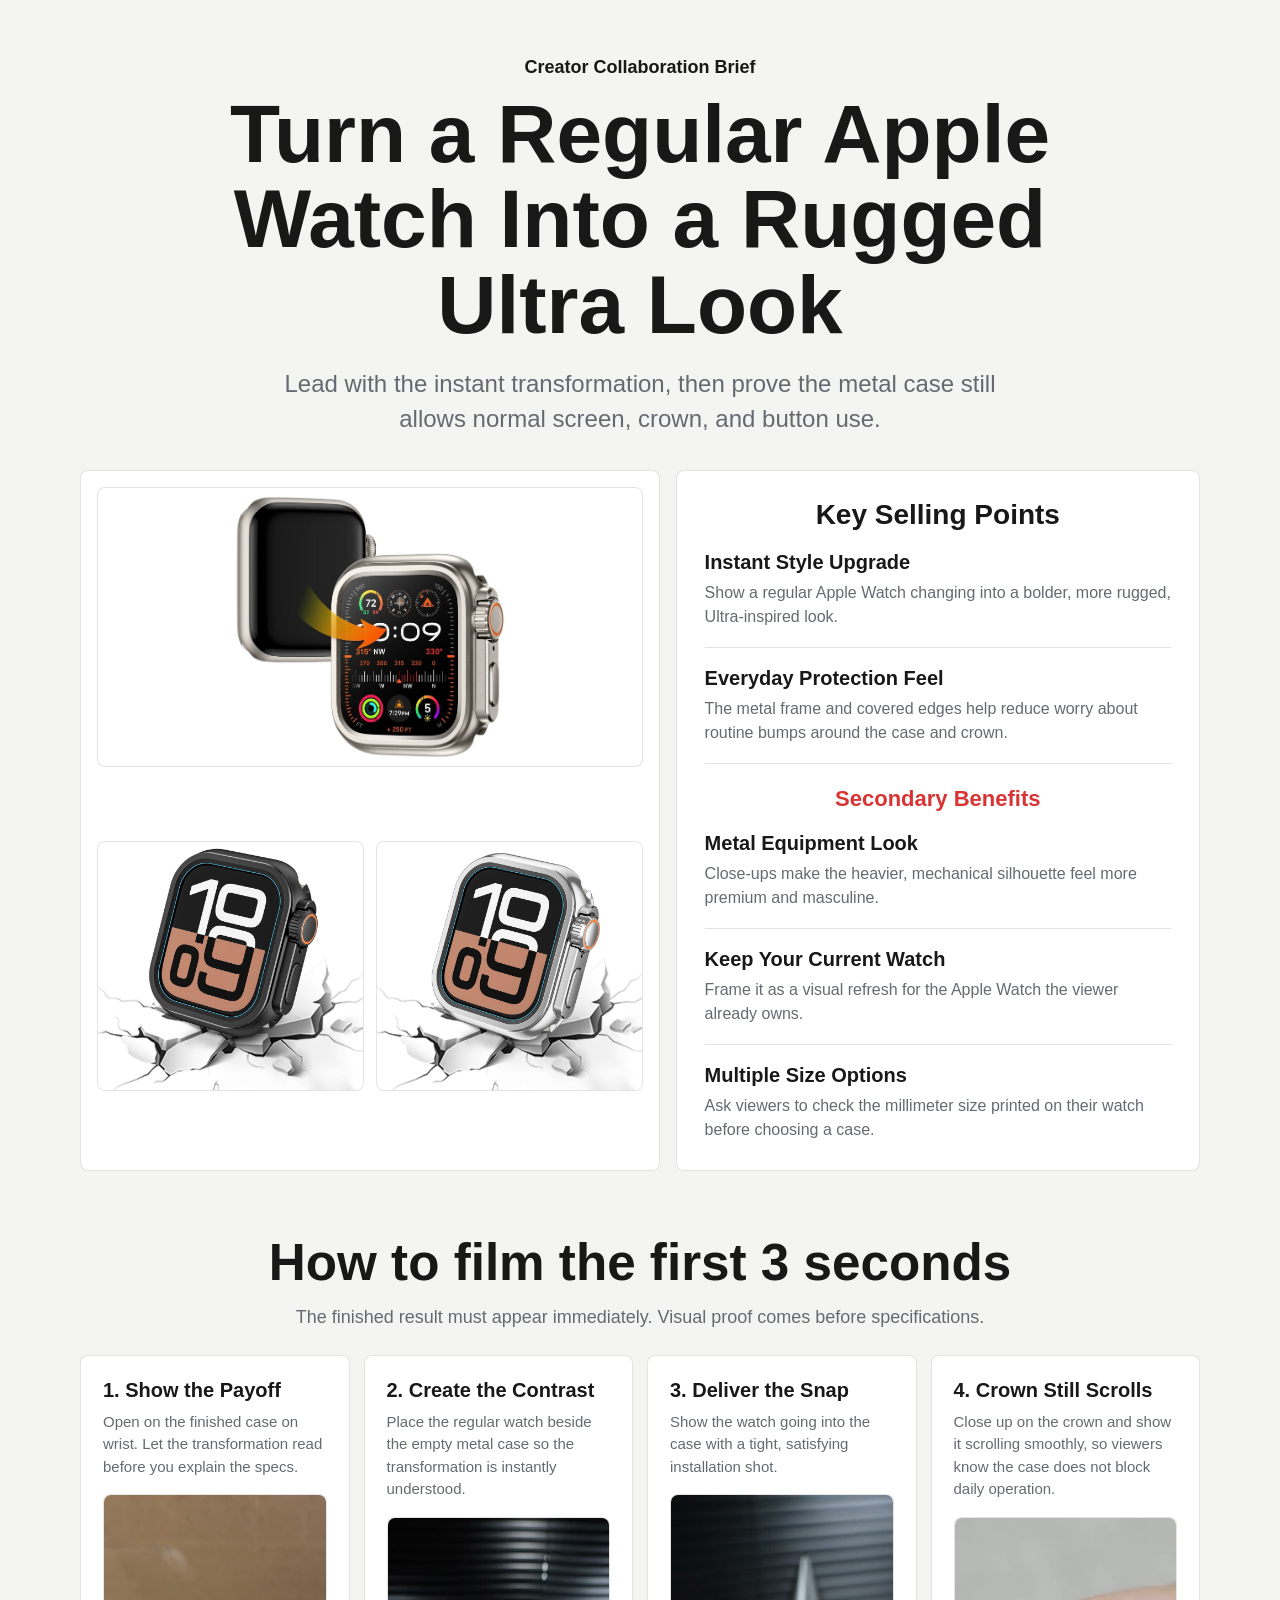
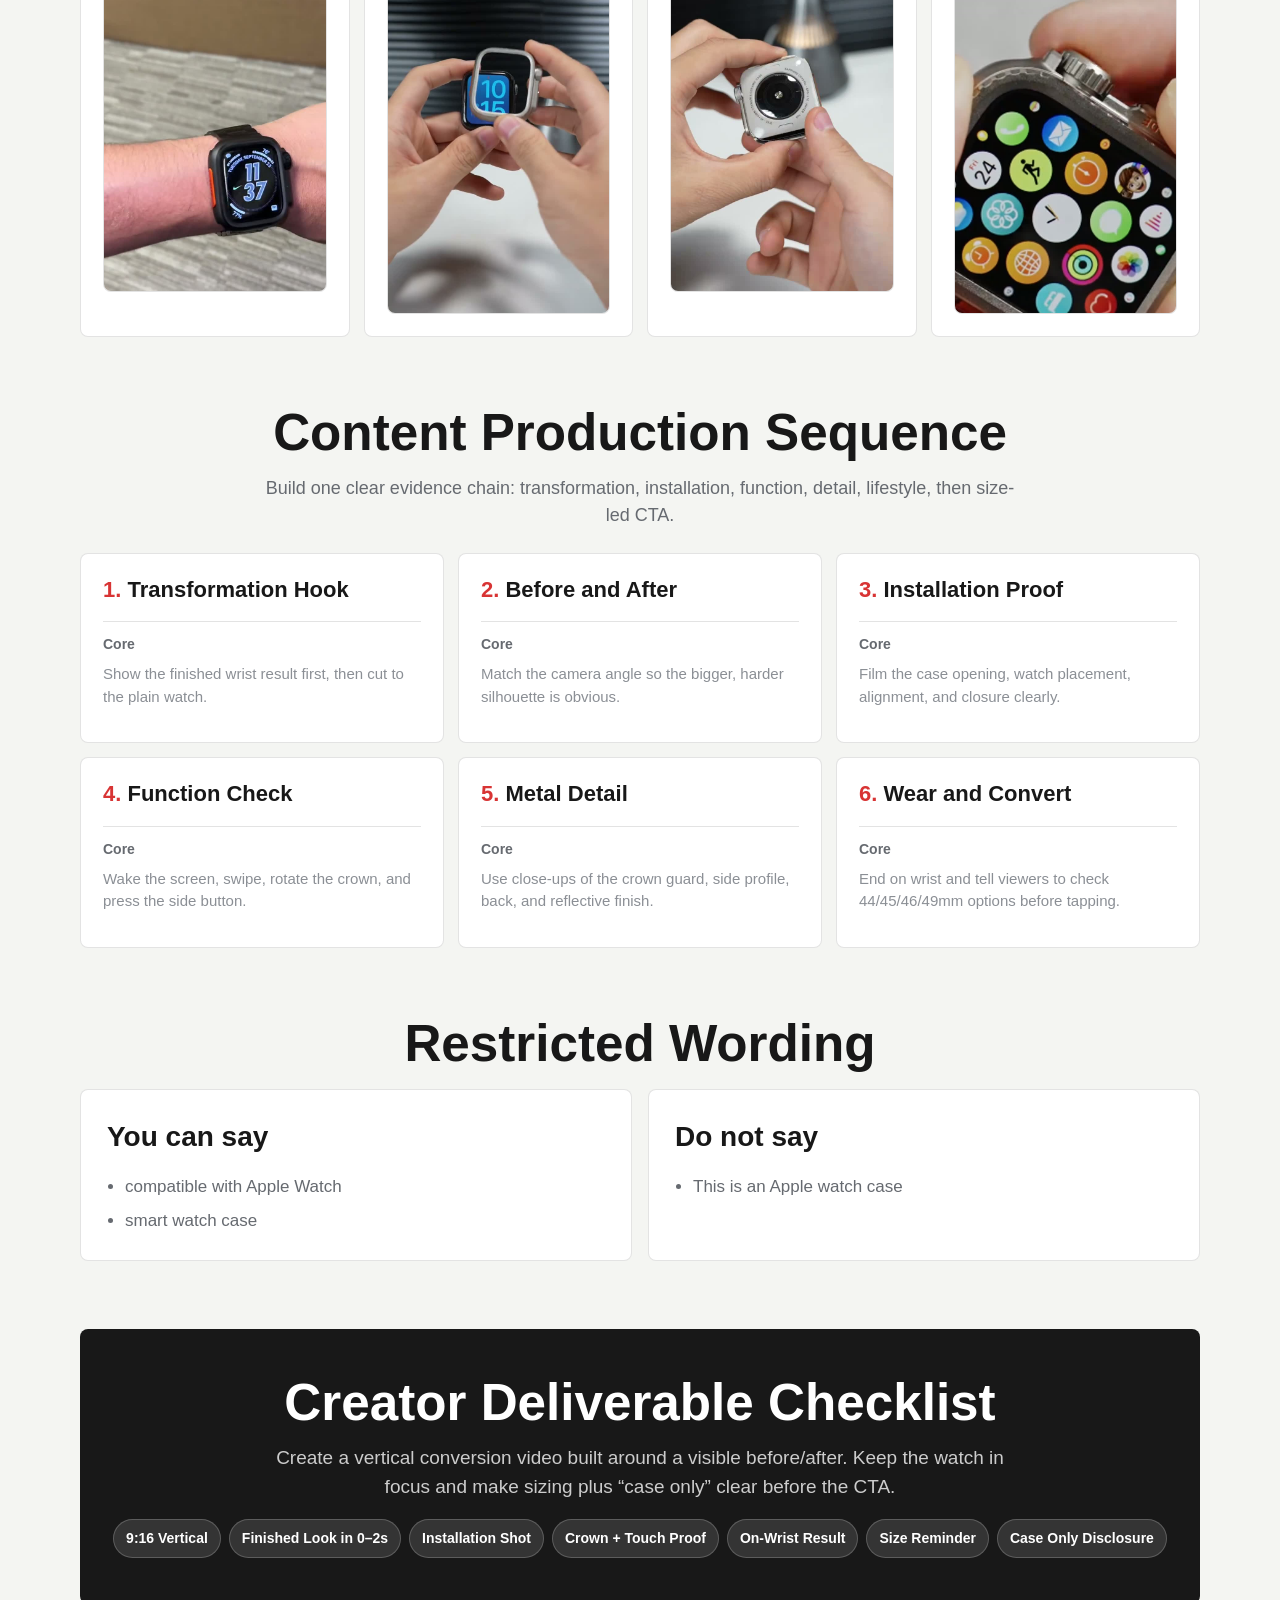
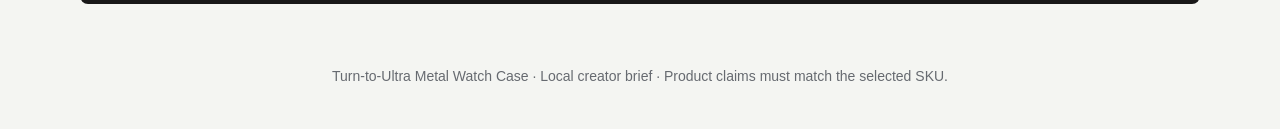
<file: index.html>
<!doctype html>
<html lang="en">
<head>
  <meta charset="utf-8">
  <meta name="viewport" content="width=device-width,initial-scale=1">
  <title>Turn-to-Ultra Metal Watch Case — Creator Brief</title>
  <link rel="stylesheet" href="styles.css">
</head>
<body>
  <main>
    <section class="hero"><div class="wrap">
      <p class="eyebrow">Creator Collaboration Brief</p>
      <h1>Turn a Regular Apple Watch Into a Rugged Ultra Look</h1>
      <p class="lead">Lead with the instant transformation, then prove the metal case still allows normal screen, crown, and button use.</p>
      <div class="hero-grid">
        <div class="hero-visual hero-gallery">
          <img class="wide" src="assets/hero-install-demo.jpeg" alt="Silver smart watch case installation comparison">
          <img src="assets/hero-black-case.jpeg" alt="Black rugged smart watch case product render">
          <img src="assets/hero-silver-case.jpeg" alt="Silver rugged smart watch case product render">
        </div>
        <div class="hero-facts">
          <h2 class="facts-title">Key Selling Points</h2>
          <div class="fact-row"><strong>Instant Style Upgrade</strong><span>Show a regular Apple Watch changing into a bolder, more rugged, Ultra-inspired look.</span></div>
          <div class="fact-row"><strong>Everyday Protection Feel</strong><span>The metal frame and covered edges help reduce worry about routine bumps around the case and crown.</span></div>
          <div class="fact-subtitle">Secondary Benefits</div>
          <div class="fact-row"><strong>Metal Equipment Look</strong><span>Close-ups make the heavier, mechanical silhouette feel more premium and masculine.</span></div>
          <div class="fact-row"><strong>Keep Your Current Watch</strong><span>Frame it as a visual refresh for the Apple Watch the viewer already owns.</span></div>
          <div class="fact-row"><strong>Multiple Size Options</strong><span>Ask viewers to check the millimeter size printed on their watch before choosing a case.</span></div>
        </div>
      </div>
    </div></section>
    <section><div class="wrap">
      <h2>How to film the first 3 seconds</h2>
      <p class="section-subtitle">The finished result must appear immediately. Visual proof comes before specifications.</p>
      <div class="grid grid-four">
        <div class="tile"><strong>1. Show the Payoff</strong><span>Open on the finished case on wrist. Let the transformation read before you explain the specs.</span><img class="tile-image" src="assets/wrist-result-clean.jpg" alt="Finished rugged black case worn on wrist"></div>
        <div class="tile"><strong>2. Create the Contrast</strong><span>Place the regular watch beside the empty metal case so the transformation is instantly understood.</span><img class="tile-image" src="assets/hook-before-case.jpg" alt="Regular watch next to an empty metal case"></div>
        <div class="tile"><strong>3. Deliver the Snap</strong><span>Show the watch going into the case with a tight, satisfying installation shot.</span><img class="tile-image" src="assets/hook-installation.jpg" alt="Hands installing the watch into the case"></div>
        <div class="tile"><strong>4. Crown Still Scrolls</strong><span>Close up on the crown and show it scrolling smoothly, so viewers know the case does not block daily operation.</span><img class="tile-image" src="assets/crown-scroll-clean.jpg" alt="Close-up showing the crown can still scroll"></div>
      </div>
    </div></section>
    <section><div class="wrap">
      <h2>Content Production Sequence</h2>
      <p class="section-subtitle">Build one clear evidence chain: transformation, installation, function, detail, lifestyle, then size-led CTA.</p>
      <div class="content-flow">
        <div class="flow-card"><h3>Transformation Hook</h3><div class="flow-branch"><strong>Core</strong><span>Show the finished wrist result first, then cut to the plain watch.</span></div></div>
        <div class="flow-card"><h3>Before and After</h3><div class="flow-branch"><strong>Core</strong><span>Match the camera angle so the bigger, harder silhouette is obvious.</span></div></div>
        <div class="flow-card"><h3>Installation Proof</h3><div class="flow-branch"><strong>Core</strong><span>Film the case opening, watch placement, alignment, and closure clearly.</span></div></div>
        <div class="flow-card"><h3>Function Check</h3><div class="flow-branch"><strong>Core</strong><span>Wake the screen, swipe, rotate the crown, and press the side button.</span></div></div>
        <div class="flow-card"><h3>Metal Detail</h3><div class="flow-branch"><strong>Core</strong><span>Use close-ups of the crown guard, side profile, back, and reflective finish.</span></div></div>
        <div class="flow-card"><h3>Wear and Convert</h3><div class="flow-branch"><strong>Core</strong><span>End on wrist and tell viewers to check 44/45/46/49mm options before tapping.</span></div></div>
      </div>
    </div></section>
    <section><div class="wrap"><h2>Restricted Wording</h2><div class="do-dont">
      <div class="list-panel"><h3>You can say</h3><ul>
        <li>compatible with Apple Watch</li>
        <li>smart watch case</li>
      </ul></div>
      <div class="list-panel"><h3>Do not say</h3><ul>
        <li>This is an Apple watch case</li>
      </ul></div>
    </div></div></section>
    <section><div class="wrap"><div class="cta">
      <h2>Creator Deliverable Checklist</h2>
      <p>Create a vertical conversion video built around a visible before/after. Keep the watch in focus and make sizing plus “case only” clear before the CTA.</p>
      <div class="badge-row"><span class="badge">9:16 Vertical</span><span class="badge">Finished Look in 0–2s</span><span class="badge">Installation Shot</span><span class="badge">Crown + Touch Proof</span><span class="badge">On-Wrist Result</span><span class="badge">Size Reminder</span><span class="badge">Case Only Disclosure</span></div>
    </div></div></section>
  </main>
  <footer class="wrap">Turn-to-Ultra Metal Watch Case · Local creator brief · Product claims must match the selected SKU.</footer>
</body>
</html>
</file>
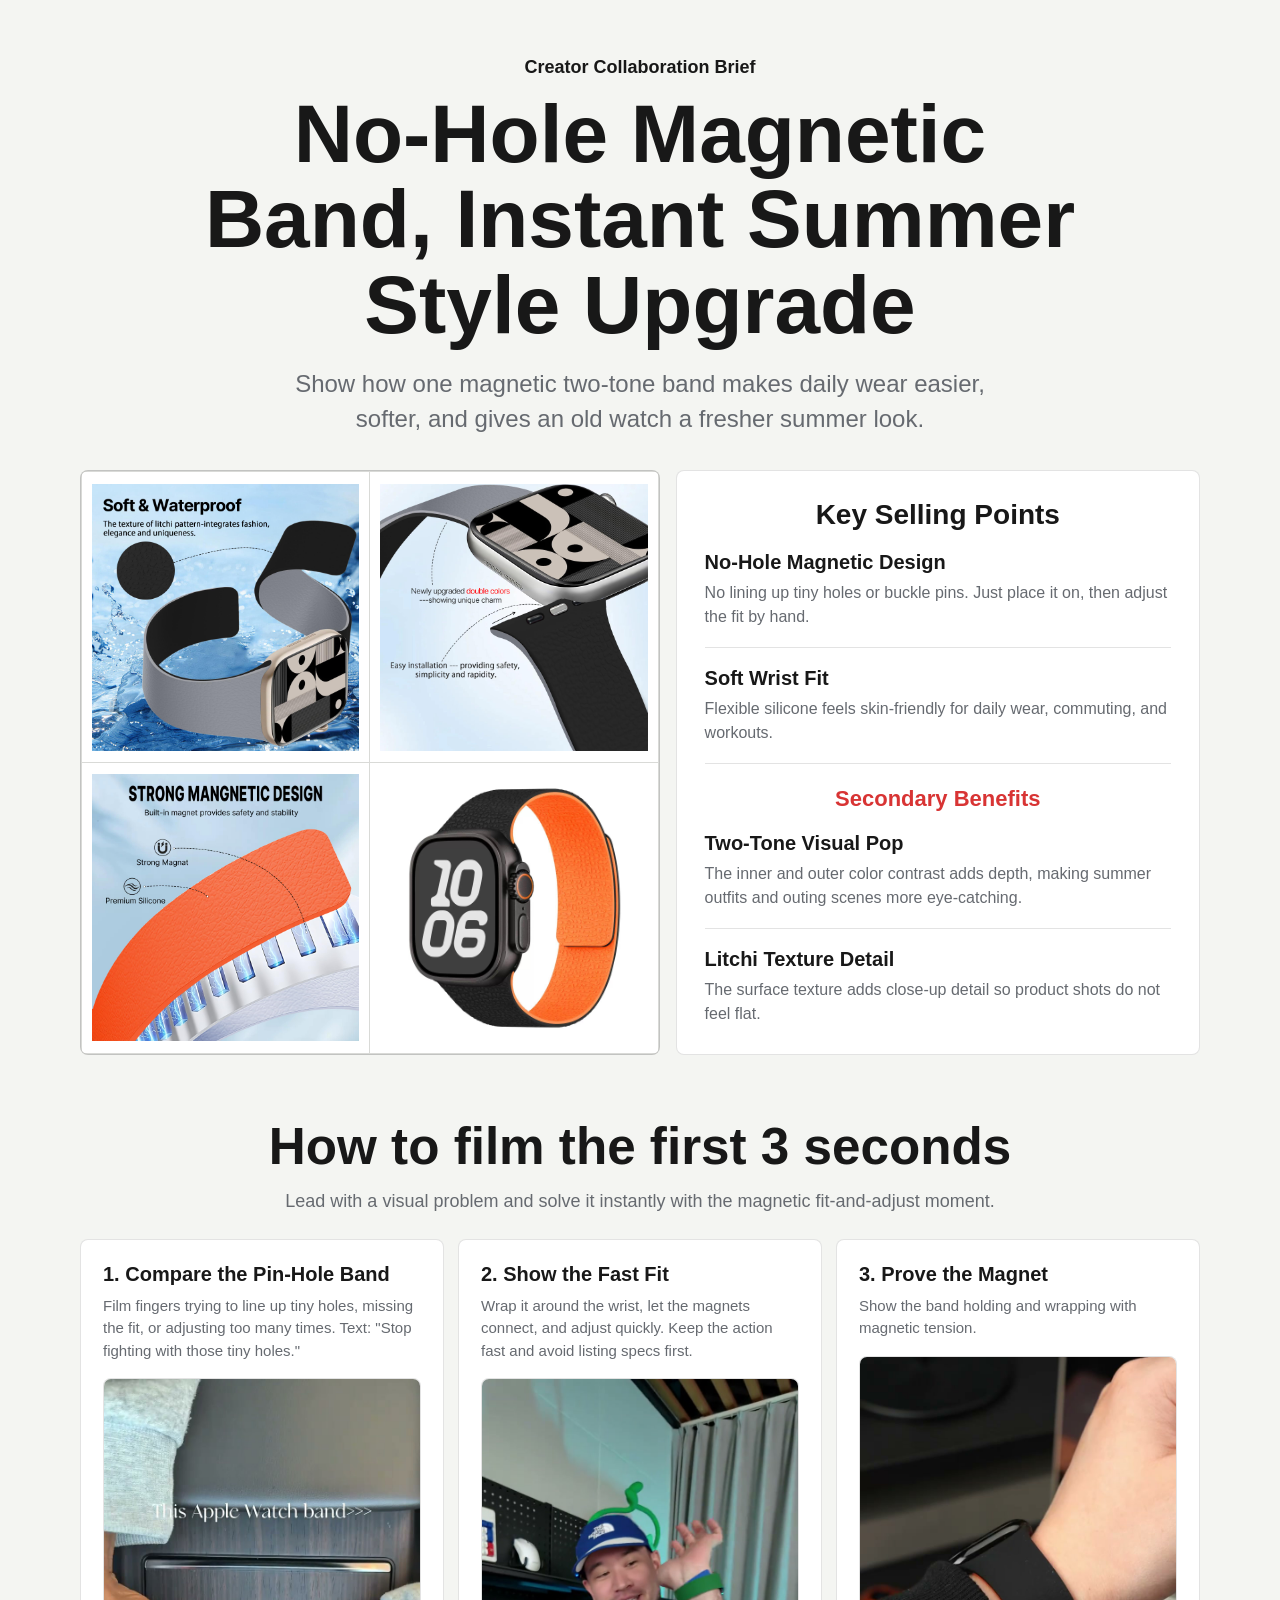
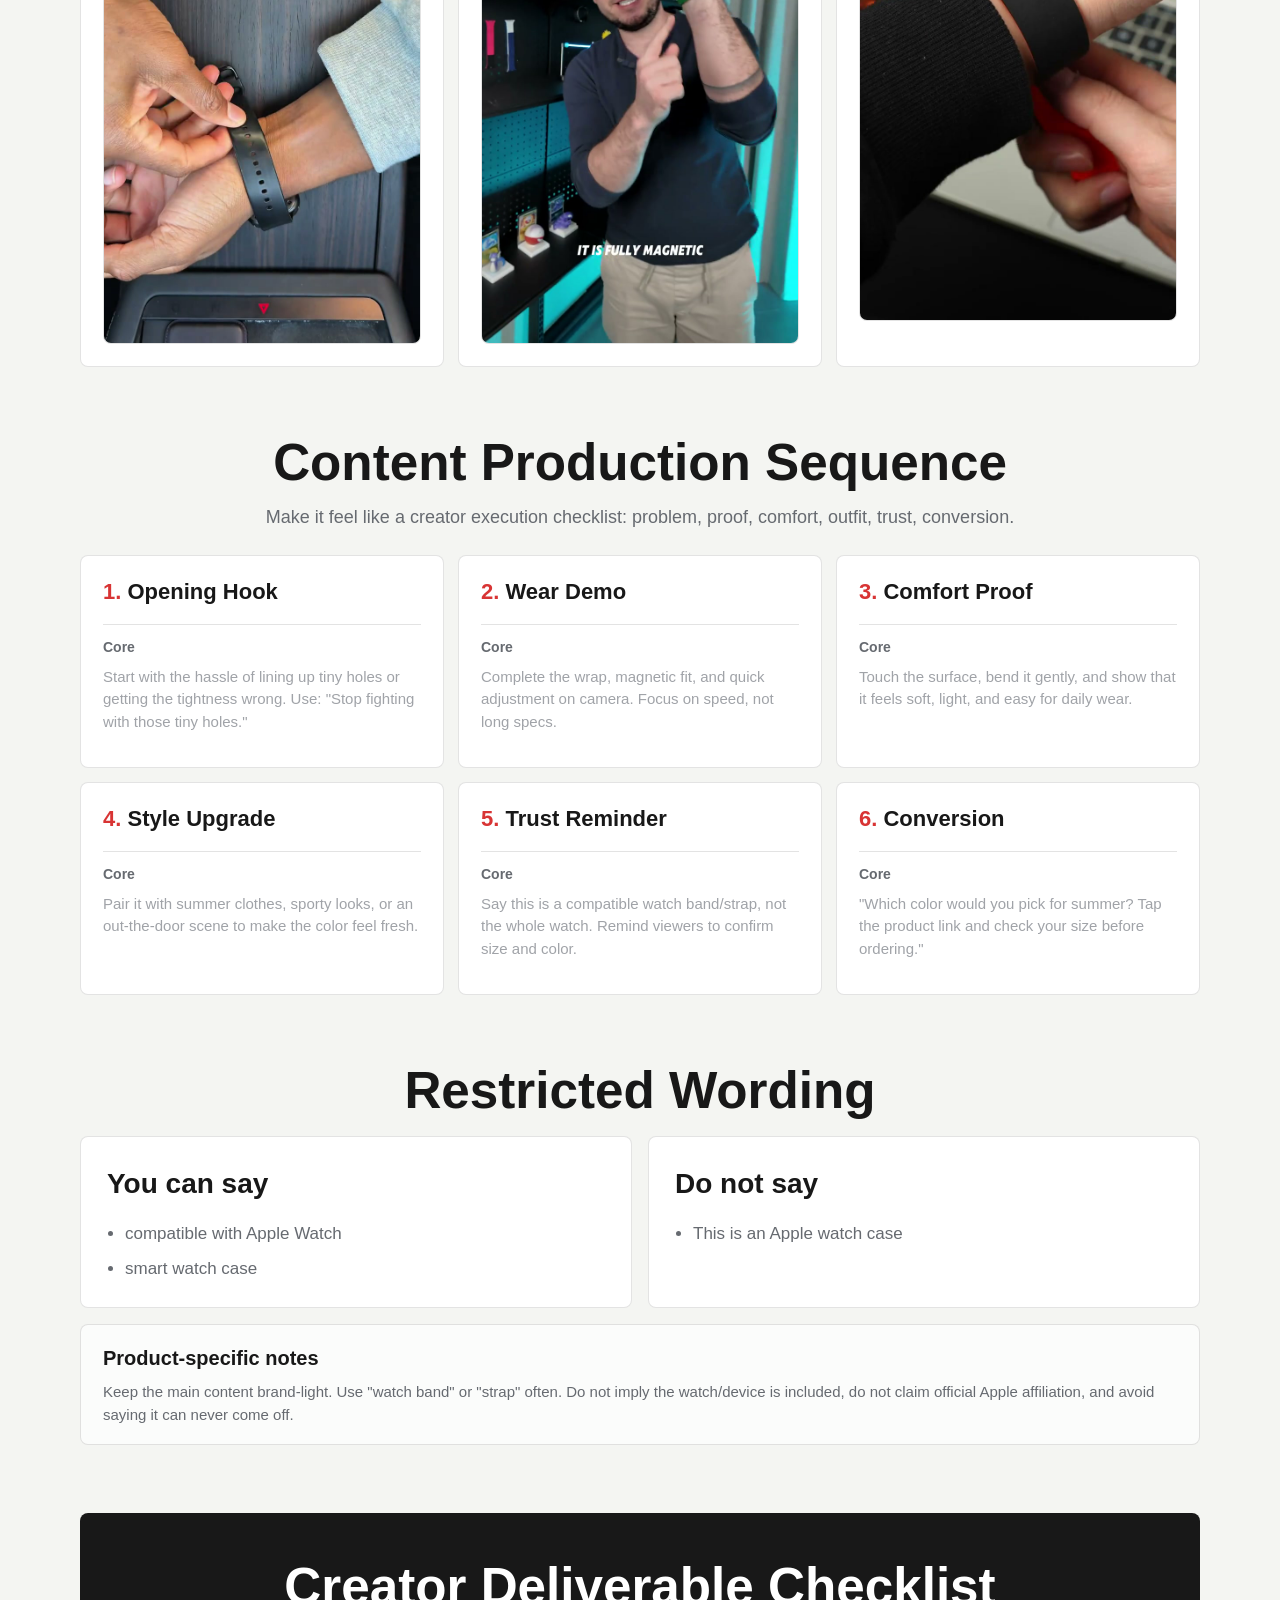
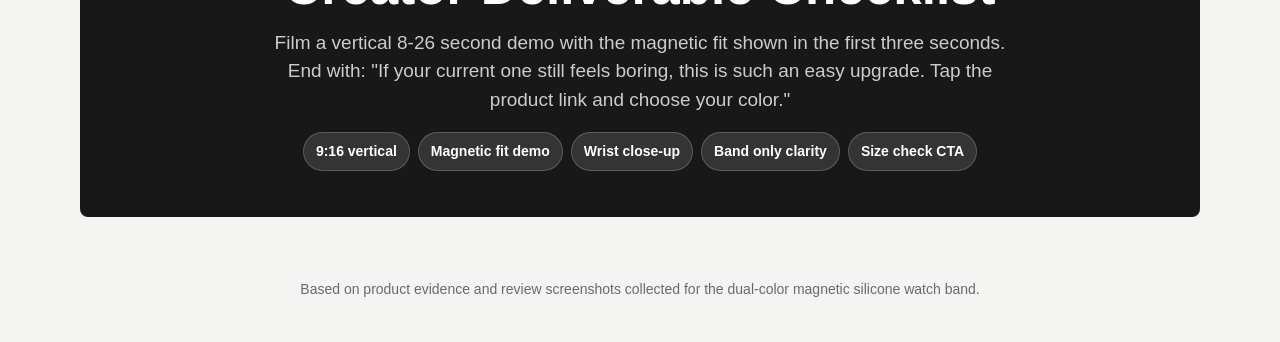
<file: apple-watch-dual-color-magnetic-band/index.html>
<!doctype html>
<html lang="en">
<head>
  <meta charset="utf-8">
  <meta name="viewport" content="width=device-width,initial-scale=1">
  <title>Magnetic Smart Watch Band Creator Brief</title>
  <link rel="stylesheet" href="styles.css">
</head>
<body>
  <main>
    <section class="hero"><div class="wrap">
      <p class="eyebrow">Creator Collaboration Brief</p>
      <h1>No-Hole Magnetic Band, Instant Summer Style Upgrade</h1>
      <p class="lead">Show how one magnetic two-tone band makes daily wear easier, softer, and gives an old watch a fresher summer look.</p>
      <div class="hero-grid">
        <div class="hero-visual product-gallery">
          <img src="assets/product-soft-waterproof.jpg" alt="Soft and waterproof litchi texture magnetic watch band feature image">
          <img src="assets/product-easy-install.jpg" alt="Easy installation and double color magnetic watch band feature image">
          <img src="assets/product-strong-magnetic.jpg" alt="Strong magnetic design feature image for silicone watch band">
          <img src="assets/product-black-orange.jpg" alt="Black and orange two-tone magnetic silicone smart watch band">
        </div>
        <div class="hero-facts">
          <h2 class="facts-title">Key Selling Points</h2>
          <div class="fact-row"><strong>No-Hole Magnetic Design</strong><span>No lining up tiny holes or buckle pins. Just place it on, then adjust the fit by hand.</span></div>
          <div class="fact-row"><strong>Soft Wrist Fit</strong><span>Flexible silicone feels skin-friendly for daily wear, commuting, and workouts.</span></div>
          <div class="fact-subtitle">Secondary Benefits</div>
          <div class="fact-row"><strong>Two-Tone Visual Pop</strong><span>The inner and outer color contrast adds depth, making summer outfits and outing scenes more eye-catching.</span></div>
          <div class="fact-row"><strong>Litchi Texture Detail</strong><span>The surface texture adds close-up detail so product shots do not feel flat.</span></div>
        </div>
      </div>
    </div></section>
    <section><div class="wrap">
      <h2>How to film the first 3 seconds</h2><p class="section-subtitle">Lead with a visual problem and solve it instantly with the magnetic fit-and-adjust moment.</p>
      <div class="grid grid-three">
        <div class="tile"><strong>1. Compare the Pin-Hole Band</strong><span>Film fingers trying to line up tiny holes, missing the fit, or adjusting too many times. Text: "Stop fighting with those tiny holes."</span><img class="tile-image" src="assets/video-frames/old-hole-strap-friction-20.jpg" alt="Video frame showing fingers lining up a traditional buckle hole band"></div>
        <div class="tile"><strong>2. Show the Fast Fit</strong><span>Wrap it around the wrist, let the magnets connect, and adjust quickly. Keep the action fast and avoid listing specs first.</span><img class="tile-image" src="assets/video-frames/sample26-frame3.jpg" alt="Video frame showing the magnetic band worn on wrist"></div>
        <div class="tile"><strong>3. Prove the Magnet</strong><span>Show the band holding and wrapping with magnetic tension.</span><img class="tile-image" src="assets/video-frames/sample8-frame3.jpg" alt="Video frame showing the band fitted on wrist"></div>
      </div>
    </div></section>
    <section><div class="wrap">
      <h2>Content Production Sequence</h2><p class="section-subtitle">Make it feel like a creator execution checklist: problem, proof, comfort, outfit, trust, conversion.</p>
      <div class="content-flow">
        <div class="flow-card"><h3>Opening Hook</h3><div class="flow-branch"><strong>Core</strong><span>Start with the hassle of lining up tiny holes or getting the tightness wrong. Use: "Stop fighting with those tiny holes."</span></div></div>
        <div class="flow-card"><h3>Wear Demo</h3><div class="flow-branch"><strong>Core</strong><span>Complete the wrap, magnetic fit, and quick adjustment on camera. Focus on speed, not long specs.</span></div></div>
        <div class="flow-card"><h3>Comfort Proof</h3><div class="flow-branch"><strong>Core</strong><span>Touch the surface, bend it gently, and show that it feels soft, light, and easy for daily wear.</span></div></div>
        <div class="flow-card"><h3>Style Upgrade</h3><div class="flow-branch"><strong>Core</strong><span>Pair it with summer clothes, sporty looks, or an out-the-door scene to make the color feel fresh.</span></div></div>
        <div class="flow-card"><h3>Trust Reminder</h3><div class="flow-branch"><strong>Core</strong><span>Say this is a compatible watch band/strap, not the whole watch. Remind viewers to confirm size and color.</span></div></div>
        <div class="flow-card"><h3>Conversion</h3><div class="flow-branch"><strong>Core</strong><span>"Which color would you pick for summer? Tap the product link and check your size before ordering."</span></div></div>
      </div>
    </div></section>
    <section><div class="wrap"><h2>Restricted Wording</h2><div class="do-dont">
      <div class="list-panel"><h3>You can say</h3><ul><li>compatible with Apple Watch</li><li>smart watch case</li></ul></div>
      <div class="list-panel"><h3>Do not say</h3><ul><li>This is an Apple watch case</li></ul></div>
    </div><div class="wording-reference"><h3>Product-specific notes</h3><p>Keep the main content brand-light. Use "watch band" or "strap" often. Do not imply the watch/device is included, do not claim official Apple affiliation, and avoid saying it can never come off.</p></div></div></section>
    <section><div class="wrap"><div class="cta"><h2>Creator Deliverable Checklist</h2><p>Film a vertical 8-26 second demo with the magnetic fit shown in the first three seconds. End with: "If your current one still feels boring, this is such an easy upgrade. Tap the product link and choose your color."</p><div class="badge-row"><span class="badge">9:16 vertical</span><span class="badge">Magnetic fit demo</span><span class="badge">Wrist close-up</span><span class="badge">Band only clarity</span><span class="badge">Size check CTA</span></div></div></div></section>
  </main>
  <footer class="wrap">Based on product evidence and review screenshots collected for the dual-color magnetic silicone watch band.</footer>
</body>
</html>
</file>
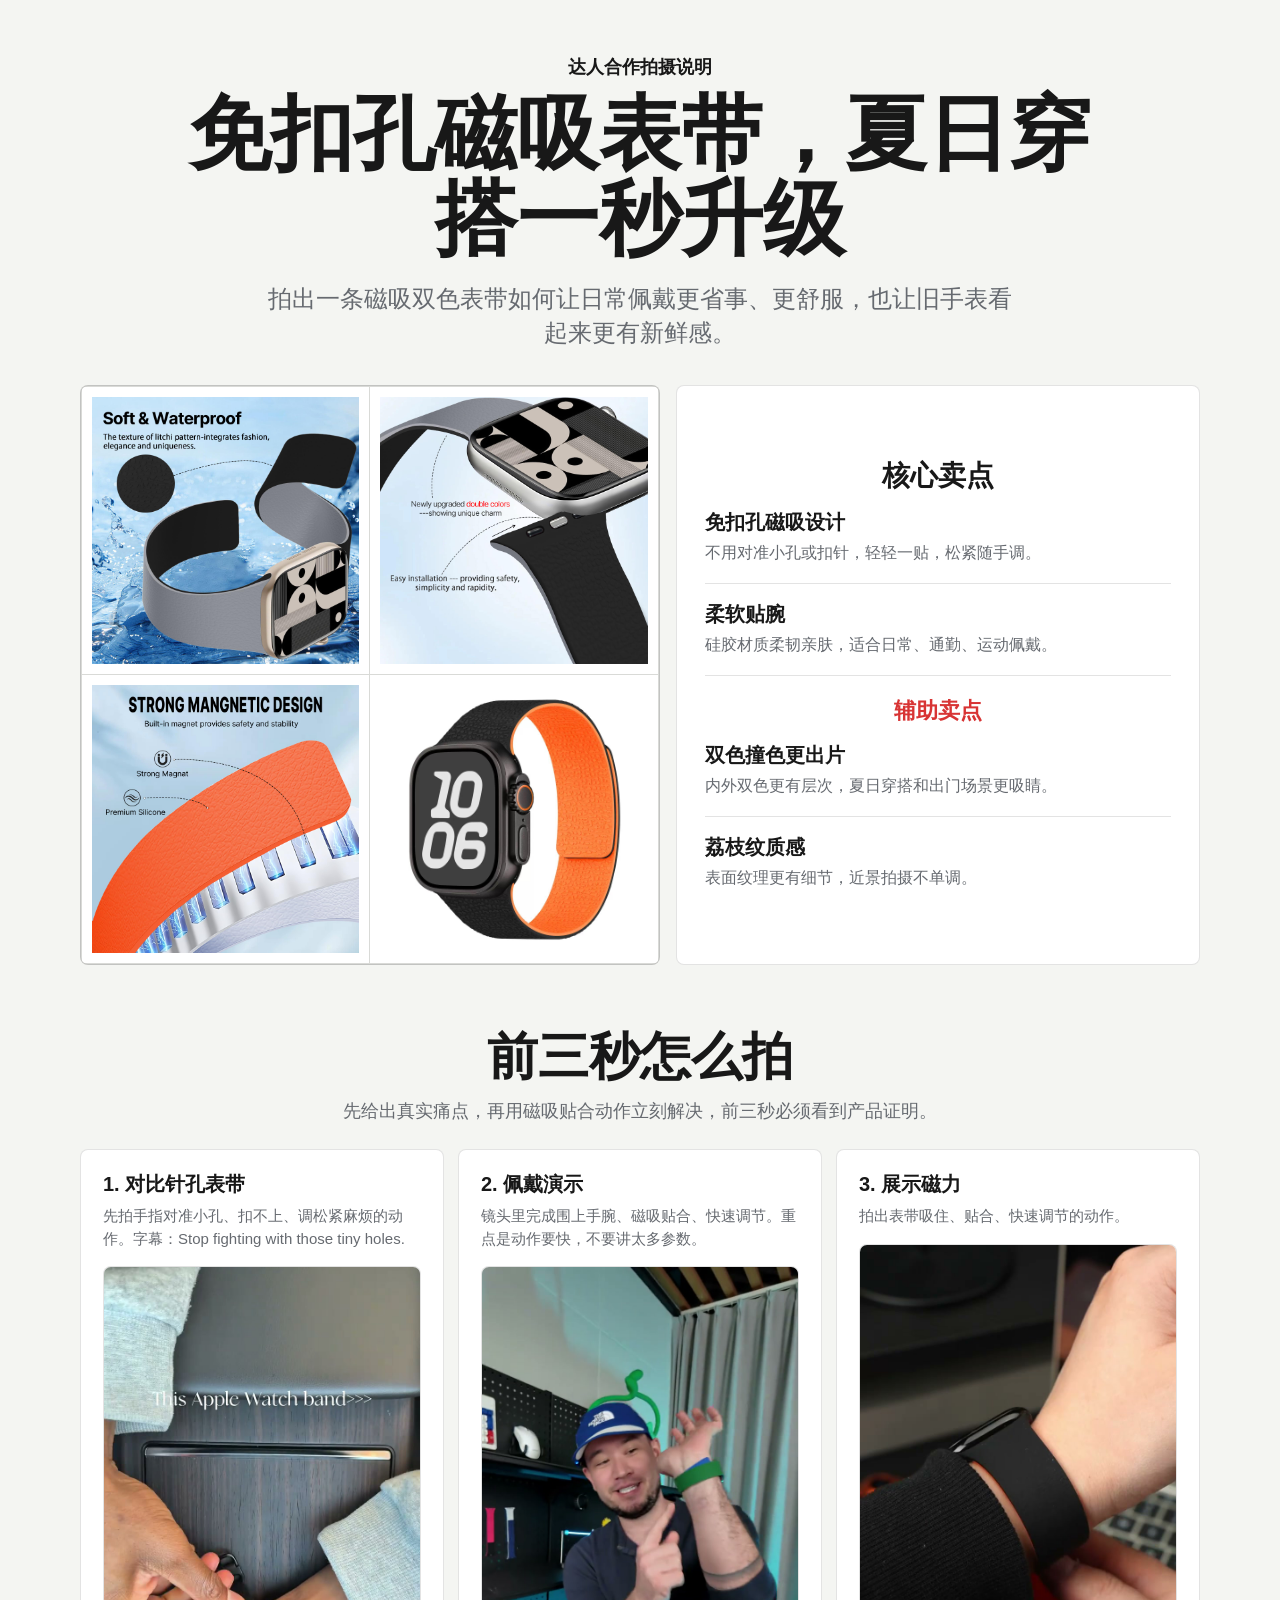
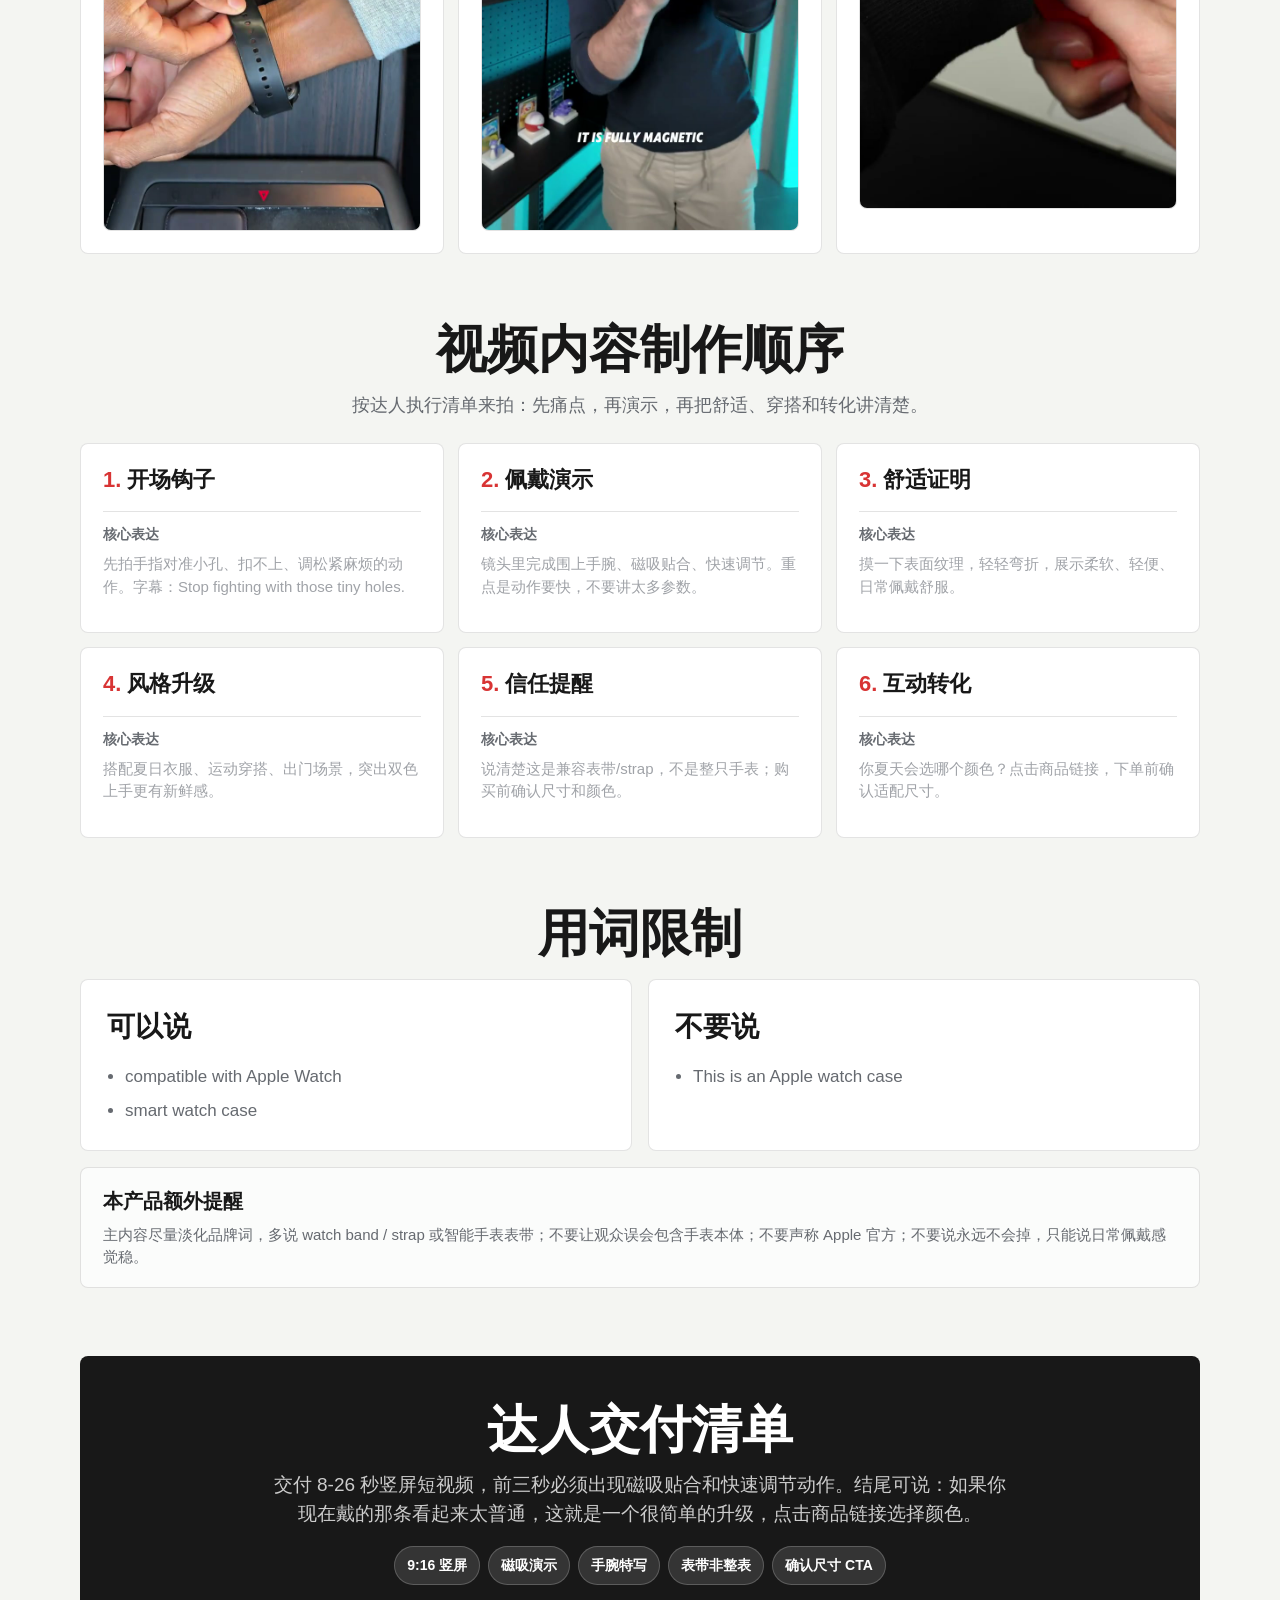
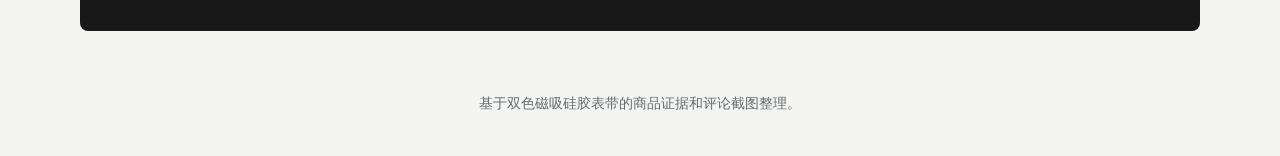
<file: lz/index.html>
<!doctype html>
<html lang="zh-CN">
<head>
  <meta charset="utf-8">
  <meta name="viewport" content="width=device-width,initial-scale=1">
  <title>磁吸表带达人 Brief</title>
  <link rel="stylesheet" href="styles.css">
</head>
<body>
  <main>
    <section class="hero"><div class="wrap">
      <p class="eyebrow">达人合作拍摄说明</p>
      <h1>免扣孔磁吸表带，夏日穿搭一秒升级</h1>
      <p class="lead">拍出一条磁吸双色表带如何让日常佩戴更省事、更舒服，也让旧手表看起来更有新鲜感。</p>
      <div class="hero-grid">
        <div class="hero-visual product-gallery">
          <img src="assets/product-soft-waterproof.jpg" alt="柔软防水荔枝纹磁吸表带说明图">
          <img src="assets/product-easy-install.jpg" alt="双色表带易安装说明图">
          <img src="assets/product-strong-magnetic.jpg" alt="强磁吸设计说明图">
          <img src="assets/product-black-orange.jpg" alt="黑橙双色磁吸硅胶智能手表表带">
        </div>
        <div class="hero-facts">
          <h2 class="facts-title">核心卖点</h2>
          <div class="fact-row"><strong>免扣孔磁吸设计</strong><span>不用对准小孔或扣针，轻轻一贴，松紧随手调。</span></div>
          <div class="fact-row"><strong>柔软贴腕</strong><span>硅胶材质柔韧亲肤，适合日常、通勤、运动佩戴。</span></div>
          <div class="fact-subtitle">辅助卖点</div>
          <div class="fact-row"><strong>双色撞色更出片</strong><span>内外双色更有层次，夏日穿搭和出门场景更吸睛。</span></div>
          <div class="fact-row"><strong>荔枝纹质感</strong><span>表面纹理更有细节，近景拍摄不单调。</span></div>
        </div>
      </div>
    </div></section>
    <section><div class="wrap">
      <h2>前三秒怎么拍</h2><p class="section-subtitle">先给出真实痛点，再用磁吸贴合动作立刻解决，前三秒必须看到产品证明。</p>
      <div class="grid grid-three">
        <div class="tile"><strong>1. 对比针孔表带</strong><span>先拍手指对准小孔、扣不上、调松紧麻烦的动作。字幕：Stop fighting with those tiny holes.</span><img class="tile-image" src="assets/video-frames/old-hole-strap-friction-20.jpg" alt="视频帧：手指对准传统扣孔表带"></div>
        <div class="tile"><strong>2. 佩戴演示</strong><span>镜头里完成围上手腕、磁吸贴合、快速调节。重点是动作要快，不要讲太多参数。</span><img class="tile-image" src="assets/video-frames/sample26-frame3.jpg" alt="视频帧：展示磁吸表带上腕效果"></div>
        <div class="tile"><strong>3. 展示磁力</strong><span>拍出表带吸住、贴合、快速调节的动作。</span><img class="tile-image" src="assets/video-frames/sample8-frame3.jpg" alt="视频帧：表带已经上腕佩戴"></div>
      </div>
    </div></section>
    <section><div class="wrap">
      <h2>视频内容制作顺序</h2><p class="section-subtitle">按达人执行清单来拍：先痛点，再演示，再把舒适、穿搭和转化讲清楚。</p>
      <div class="content-flow">
        <div class="flow-card"><h3>开场钩子</h3><div class="flow-branch"><strong>核心表达</strong><span>先拍手指对准小孔、扣不上、调松紧麻烦的动作。字幕：Stop fighting with those tiny holes.</span></div></div>
        <div class="flow-card"><h3>佩戴演示</h3><div class="flow-branch"><strong>核心表达</strong><span>镜头里完成围上手腕、磁吸贴合、快速调节。重点是动作要快，不要讲太多参数。</span></div></div>
        <div class="flow-card"><h3>舒适证明</h3><div class="flow-branch"><strong>核心表达</strong><span>摸一下表面纹理，轻轻弯折，展示柔软、轻便、日常佩戴舒服。</span></div></div>
        <div class="flow-card"><h3>风格升级</h3><div class="flow-branch"><strong>核心表达</strong><span>搭配夏日衣服、运动穿搭、出门场景，突出双色上手更有新鲜感。</span></div></div>
        <div class="flow-card"><h3>信任提醒</h3><div class="flow-branch"><strong>核心表达</strong><span>说清楚这是兼容表带/strap，不是整只手表；购买前确认尺寸和颜色。</span></div></div>
        <div class="flow-card"><h3>互动转化</h3><div class="flow-branch"><strong>核心表达</strong><span>你夏天会选哪个颜色？点击商品链接，下单前确认适配尺寸。</span></div></div>
      </div>
    </div></section>
    <section><div class="wrap"><h2>用词限制</h2><div class="do-dont">
      <div class="list-panel"><h3>可以说</h3><ul><li>compatible with Apple Watch</li><li>smart watch case</li></ul></div>
      <div class="list-panel"><h3>不要说</h3><ul><li>This is an Apple watch case</li></ul></div>
    </div><div class="wording-reference"><h3>本产品额外提醒</h3><p>主内容尽量淡化品牌词，多说 watch band / strap 或智能手表表带；不要让观众误会包含手表本体；不要声称 Apple 官方；不要说永远不会掉，只能说日常佩戴感觉稳。</p></div></div></section>
    <section><div class="wrap"><div class="cta"><h2>达人交付清单</h2><p>交付 8-26 秒竖屏短视频，前三秒必须出现磁吸贴合和快速调节动作。结尾可说：如果你现在戴的那条看起来太普通，这就是一个很简单的升级，点击商品链接选择颜色。</p><div class="badge-row"><span class="badge">9:16 竖屏</span><span class="badge">磁吸演示</span><span class="badge">手腕特写</span><span class="badge">表带非整表</span><span class="badge">确认尺寸 CTA</span></div></div></div></section>
  </main>
  <footer class="wrap">基于双色磁吸硅胶表带的商品证据和评论截图整理。</footer>
</body>
</html>
</file>
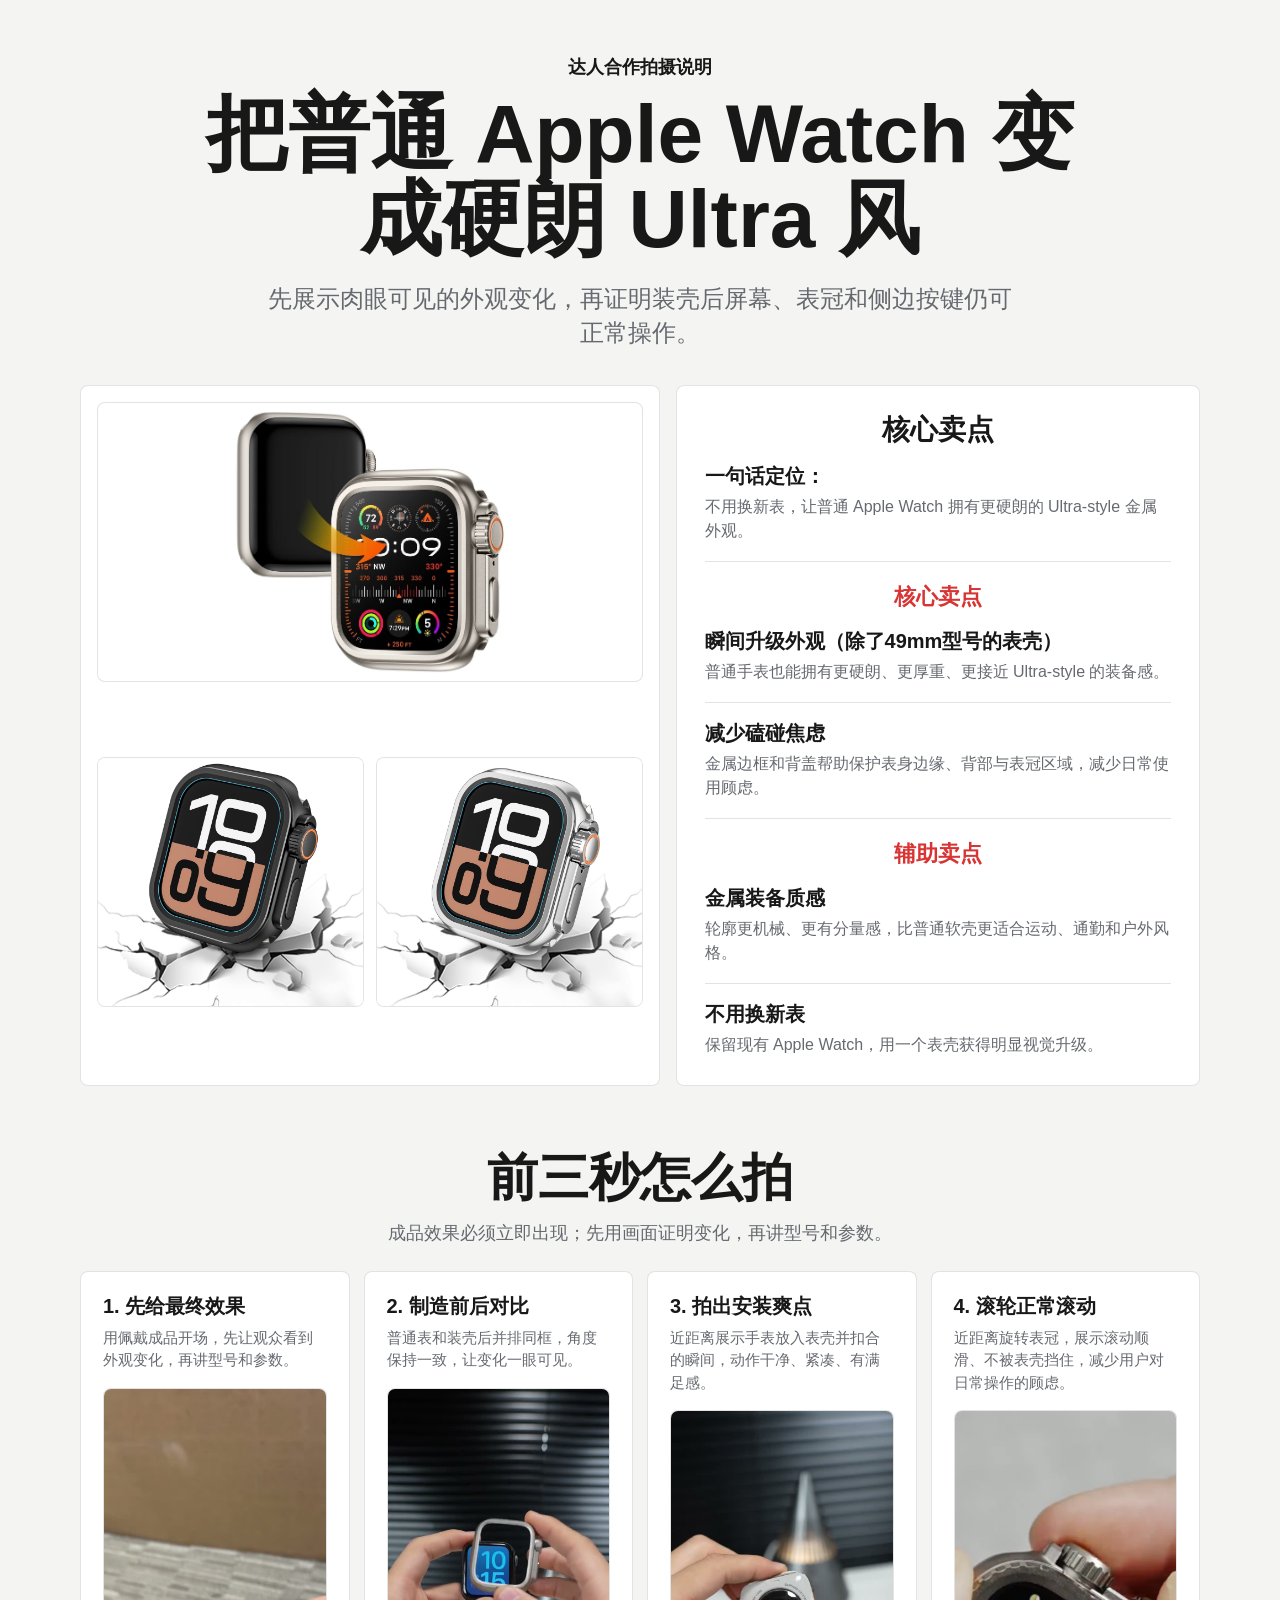
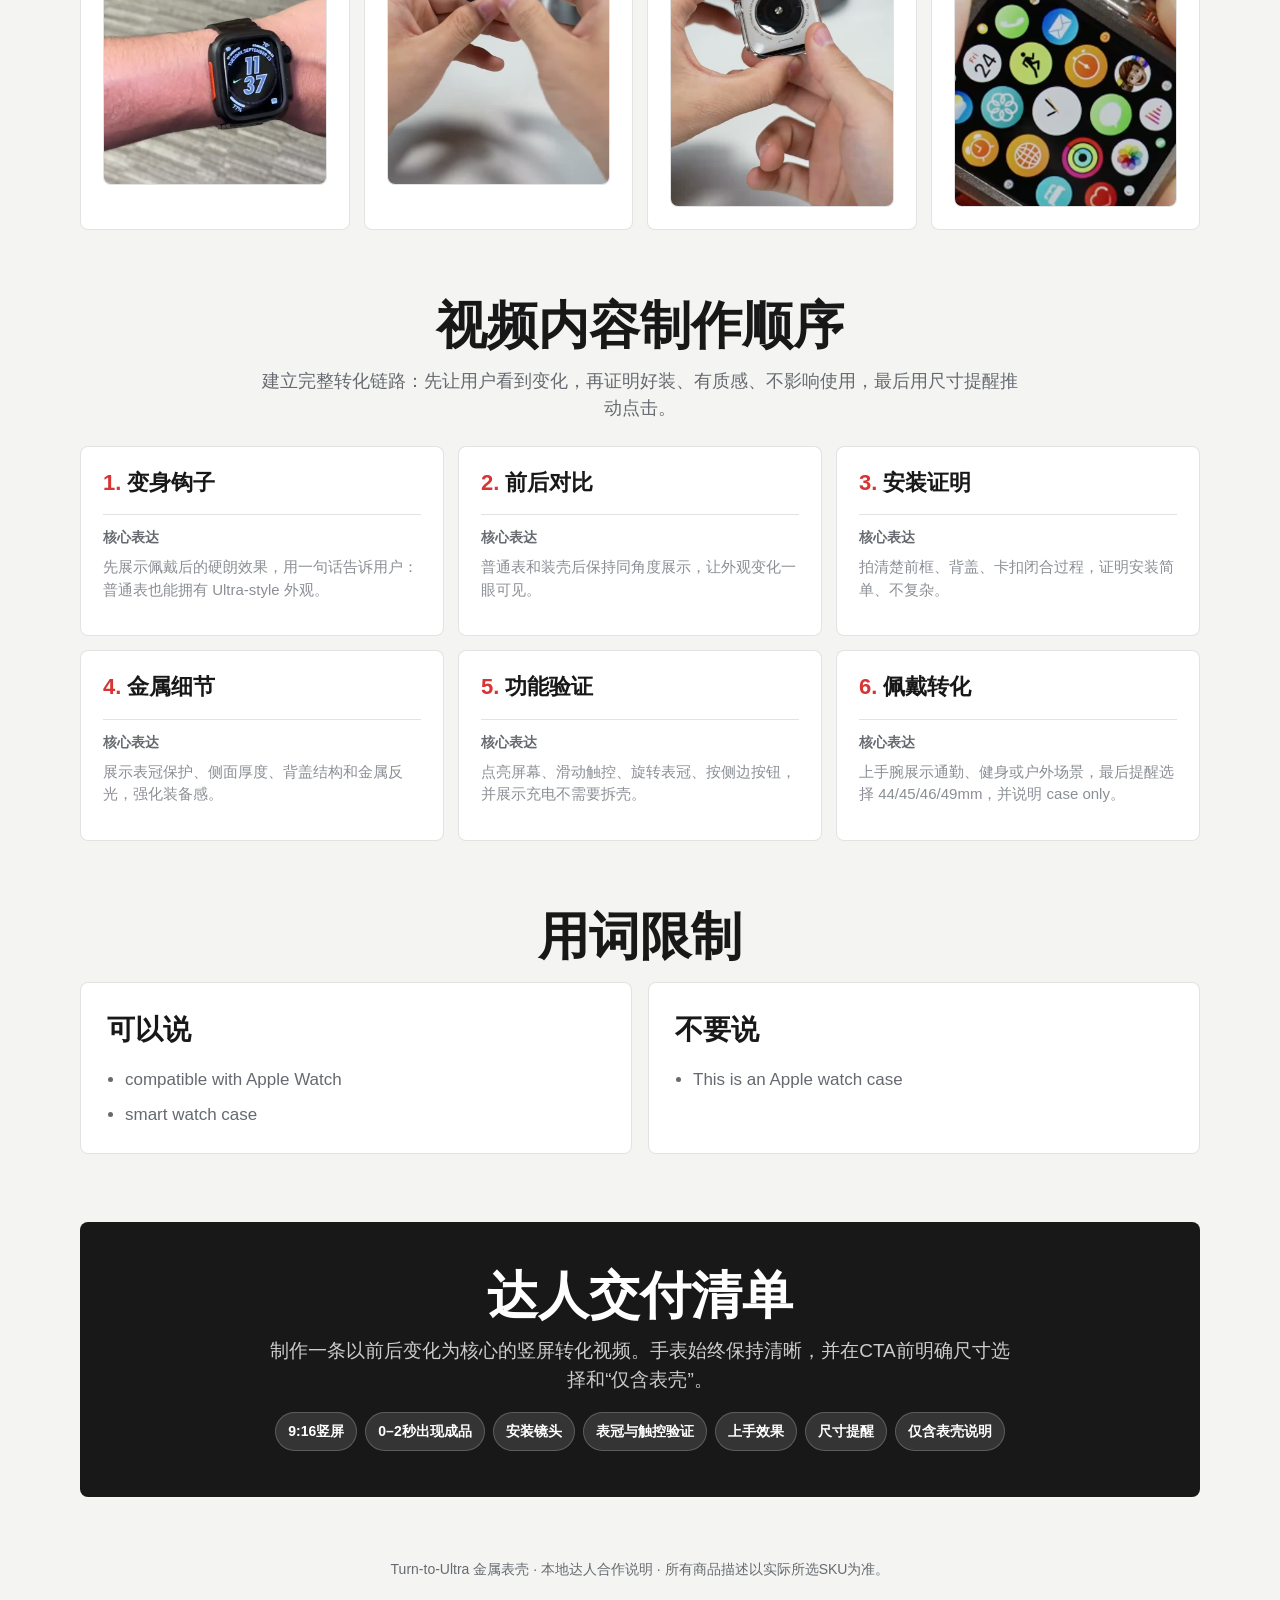
<file: index-zh.html>
<!doctype html>
<html lang="zh-CN">
<head>
  <meta charset="utf-8">
  <meta name="viewport" content="width=device-width,initial-scale=1">
  <title>Turn-to-Ultra 金属表壳｜达人合作拍摄说明</title>
  <link rel="stylesheet" href="styles.css">
</head>
<body>
  <main>
    <section class="hero"><div class="wrap">
      <p class="eyebrow">达人合作拍摄说明</p>
      <h1>把普通 Apple Watch 变成硬朗 Ultra 风</h1>
      <p class="lead">先展示肉眼可见的外观变化，再证明装壳后屏幕、表冠和侧边按键仍可正常操作。</p>
      <div class="hero-grid">
        <div class="hero-visual hero-gallery">
          <img class="wide" src="assets/hero-install-demo.jpeg" alt="银色智能手表保护壳安装对比图">
          <img src="assets/hero-black-case.jpeg" alt="黑色硬朗智能手表保护壳产品图">
          <img src="assets/hero-silver-case.jpeg" alt="银色硬朗智能手表保护壳产品图">
        </div>
        <div class="hero-facts">
          <h2 class="facts-title">核心卖点</h2>
          <div class="fact-row"><strong>一句话定位：</strong><span>不用换新表，让普通 Apple Watch 拥有更硬朗的 Ultra-style 金属外观。</span></div>
          <div class="fact-subtitle">核心卖点</div>
          <div class="fact-row"><strong>瞬间升级外观（除了49mm型号的表壳）</strong><span>普通手表也能拥有更硬朗、更厚重、更接近 Ultra-style 的装备感。</span></div>
          <div class="fact-row"><strong>减少磕碰焦虑</strong><span>金属边框和背盖帮助保护表身边缘、背部与表冠区域，减少日常使用顾虑。</span></div>
          <div class="fact-subtitle">辅助卖点</div>
          <div class="fact-row"><strong>金属装备质感</strong><span>轮廓更机械、更有分量感，比普通软壳更适合运动、通勤和户外风格。</span></div>
          <div class="fact-row"><strong>不用换新表</strong><span>保留现有 Apple Watch，用一个表壳获得明显视觉升级。</span></div>
        </div>
      </div>
    </div></section>
    <section><div class="wrap">
      <h2>前三秒怎么拍</h2>
      <p class="section-subtitle">成品效果必须立即出现；先用画面证明变化，再讲型号和参数。</p>
      <div class="grid grid-four">
        <div class="tile"><strong>1. 先给最终效果</strong><span>用佩戴成品开场，先让观众看到外观变化，再讲型号和参数。</span><img class="tile-image" src="assets/wrist-result-clean.jpg" alt="黑色硬朗表壳佩戴效果"></div>
        <div class="tile"><strong>2. 制造前后对比</strong><span>普通表和装壳后并排同框，角度保持一致，让变化一眼可见。</span><img class="tile-image" src="assets/hook-before-case.jpg" alt="普通手表与金属表壳并排展示"></div>
        <div class="tile"><strong>3. 拍出安装爽点</strong><span>近距离展示手表放入表壳并扣合的瞬间，动作干净、紧凑、有满足感。</span><img class="tile-image" src="assets/hook-installation.jpg" alt="双手安装金属表壳"></div>
        <div class="tile"><strong>4. 滚轮正常滚动</strong><span>近距离旋转表冠，展示滚动顺滑、不被表壳挡住，减少用户对日常操作的顾虑。</span><img class="tile-image" src="assets/crown-scroll-clean.jpg" alt="近距离展示表冠滚轮正常滚动"></div>
      </div>
    </div></section>
    <section><div class="wrap">
      <h2>视频内容制作顺序</h2>
      <p class="section-subtitle">建立完整转化链路：先让用户看到变化，再证明好装、有质感、不影响使用，最后用尺寸提醒推动点击。</p>
      <div class="content-flow">
        <div class="flow-card"><h3>变身钩子</h3><div class="flow-branch"><strong>核心表达</strong><span>先展示佩戴后的硬朗效果，用一句话告诉用户：普通表也能拥有 Ultra-style 外观。</span></div></div>
        <div class="flow-card"><h3>前后对比</h3><div class="flow-branch"><strong>核心表达</strong><span>普通表和装壳后保持同角度展示，让外观变化一眼可见。</span></div></div>
        <div class="flow-card"><h3>安装证明</h3><div class="flow-branch"><strong>核心表达</strong><span>拍清楚前框、背盖、卡扣闭合过程，证明安装简单、不复杂。</span></div></div>
        <div class="flow-card"><h3>金属细节</h3><div class="flow-branch"><strong>核心表达</strong><span>展示表冠保护、侧面厚度、背盖结构和金属反光，强化装备感。</span></div></div>
        <div class="flow-card"><h3>功能验证</h3><div class="flow-branch"><strong>核心表达</strong><span>点亮屏幕、滑动触控、旋转表冠、按侧边按钮，并展示充电不需要拆壳。</span></div></div>
        <div class="flow-card"><h3>佩戴转化</h3><div class="flow-branch"><strong>核心表达</strong><span>上手腕展示通勤、健身或户外场景，最后提醒选择 44/45/46/49mm，并说明 case only。</span></div></div>
      </div>
    </div></section>
    <section><div class="wrap"><h2>用词限制</h2><div class="do-dont">
      <div class="list-panel"><h3>可以说</h3><ul>
        <li>compatible with Apple Watch</li>
        <li>smart watch case</li>
      </ul></div>
      <div class="list-panel"><h3>不要说</h3><ul>
        <li>This is an Apple watch case</li>
      </ul></div>
    </div></div></section>
    <section><div class="wrap"><div class="cta">
      <h2>达人交付清单</h2>
      <p>制作一条以前后变化为核心的竖屏转化视频。手表始终保持清晰，并在CTA前明确尺寸选择和“仅含表壳”。</p>
      <div class="badge-row"><span class="badge">9:16竖屏</span><span class="badge">0–2秒出现成品</span><span class="badge">安装镜头</span><span class="badge">表冠与触控验证</span><span class="badge">上手效果</span><span class="badge">尺寸提醒</span><span class="badge">仅含表壳说明</span></div>
    </div></div></section>
  </main>
  <footer class="wrap">Turn-to-Ultra 金属表壳 · 本地达人合作说明 · 所有商品描述以实际所选SKU为准。</footer>
</body>
</html>
</file>
<file: styles.css>
:root{--ink:#181818;--muted:#666a70;--page:#f4f5f2;--panel:#fff;--line:rgba(24,24,24,.12);--red:#d83434}
*{box-sizing:border-box;min-width:0}html{scroll-behavior:smooth}
body{margin:0;font-family:-apple-system,BlinkMacSystemFont,"Segoe UI",Arial,sans-serif;color:var(--ink);background:var(--page);line-height:1.5;overflow-x:hidden;max-width:100vw}
h1,h2,h3,p,span,strong,li{overflow-wrap:anywhere;word-break:normal}img{display:block;max-width:100%}a{color:inherit}
.wrap{width:min(1120px,calc(100% - 36px));margin:0 auto}
.language-switch{display:flex;justify-content:flex-end;gap:8px;padding-top:18px}
.language-switch a{color:var(--muted);text-decoration:none;font-size:14px;font-weight:700;padding:7px 11px;border-radius:999px;background:rgba(255,255,255,.75);border:1px solid var(--line)}
.language-switch a.active{color:#fff;background:var(--ink)}
.hero{padding:54px 0 30px;text-align:center}.eyebrow{margin:0 0 10px;font-size:18px;font-weight:800}
h1{max-width:930px;margin:0 auto;font-size:clamp(42px,7vw,82px);line-height:1.04;font-weight:850}
.lead{max-width:760px;margin:20px auto 0;color:var(--muted);font-size:clamp(18px,2vw,24px);line-height:1.45}
.hero-grid{display:grid;grid-template-columns:minmax(0,1.05fr) minmax(280px,.95fr);gap:16px;margin-top:34px;align-items:stretch}
.hero-visual,.hero-facts{border-radius:8px;overflow:hidden;background:var(--panel);border:1px solid var(--line)}
.hero-visual{display:flex;align-items:center;justify-content:center;min-height:520px}
.hero-visual img{width:100%;height:100%;min-height:520px;object-fit:contain;padding:20px;background:#fff}
.hero-gallery{display:grid;grid-template-columns:repeat(2,minmax(0,1fr));gap:12px;padding:16px;align-items:stretch}
.hero-gallery img{min-height:0;height:250px;padding:0;border-radius:8px;border:1px solid var(--line);object-fit:cover}
.hero-gallery img.wide{grid-column:1/-1;height:280px;object-fit:contain}
.hero-facts{text-align:left;padding:28px;display:flex;flex-direction:column;justify-content:center;gap:18px}
.facts-title{margin:0;font-size:28px;line-height:1.15;font-weight:850}
.fact-row{padding-bottom:18px;border-bottom:1px solid var(--line)}.fact-row:last-child{border-bottom:0;padding-bottom:0}
.fact-row strong{display:block;font-size:20px;line-height:1.25;margin-bottom:6px}.fact-row span{display:block;color:var(--muted);font-size:16px}
.fact-subtitle{margin:0 0 -2px;color:var(--red);font-size:22px;font-weight:850;text-align:center}
section{padding:34px 0}h2{margin:0 0 18px;font-size:clamp(30px,4vw,52px);line-height:1.08;text-align:center;font-weight:850}
.section-subtitle{max-width:760px;margin:-4px auto 24px;color:var(--muted);text-align:center;font-size:18px}
.grid{display:grid;grid-template-columns:repeat(4,minmax(0,1fr));gap:14px}.grid-three{grid-template-columns:repeat(3,minmax(0,1fr))}.grid-four{grid-template-columns:repeat(4,minmax(0,1fr))}
.tile{min-height:190px;padding:22px;border-radius:8px;background:var(--panel);border:1px solid var(--line)}
.tile strong{display:block;margin-bottom:8px;font-size:20px;line-height:1.25}.tile span{display:block;color:var(--muted);font-size:15px}
.tile-image{width:100%;aspect-ratio:9/16;object-fit:cover;object-position:center;border-radius:8px;margin-top:16px;border:1px solid var(--line);background:#fff}
.content-flow{display:grid;grid-template-columns:repeat(3,minmax(0,1fr));gap:14px;counter-reset:flow-step}
.flow-card{min-height:180px;padding:22px;border-radius:8px;background:var(--panel);border:1px solid var(--line);counter-increment:flow-step}
.flow-card h3{margin:0 0 18px;font-size:22px;line-height:1.25}.flow-card h3:before{content:counter(flow-step) ". ";color:var(--red)}
.flow-branch{min-height:76px;padding:12px 0;border-top:1px solid var(--line)}.flow-branch strong{display:block;margin-bottom:8px;color:var(--muted);font-size:14px}
.flow-branch span{display:block;min-height:28px;color:#8b8f95;font-size:15px}
.do-dont{display:grid;grid-template-columns:1fr 1fr;gap:16px}.list-panel{padding:26px;border-radius:8px;background:var(--panel);border:1px solid var(--line)}
.list-panel h3{margin:0 0 16px;font-size:28px}.list-panel ul{margin:0;padding-left:18px;color:var(--muted);font-size:17px}.list-panel li+li{margin-top:9px}
.cta{padding:46px 28px;border-radius:8px;color:#fff;background:var(--ink);text-align:center}.cta h2{color:#fff;margin-bottom:14px}
.cta p{max-width:740px;margin:0 auto;color:rgba(255,255,255,.78);font-size:19px}.badge-row{display:flex;flex-wrap:wrap;gap:8px;justify-content:center;margin-top:18px}
.badge{padding:8px 12px;border-radius:999px;background:rgba(255,255,255,.12);border:1px solid rgba(255,255,255,.2);color:#fff;font-size:14px;font-weight:750}
footer{padding:28px 0 42px;color:var(--muted);text-align:center;font-size:14px}
@media(max-width:900px){.hero-grid,.do-dont{grid-template-columns:1fr}.grid,.content-flow{grid-template-columns:repeat(2,minmax(0,1fr))}.hero-visual,.hero-visual img{min-height:0}}
@media(max-width:620px){.wrap{width:calc(100% - 24px);max-width:calc(100vw - 24px)}.language-switch{justify-content:center}.hero{padding-top:38px}h1{font-size:clamp(34px,10vw,42px);line-height:1.08}.lead{font-size:17px;max-width:100%}.hero-grid{gap:12px;width:100%}.hero-visual,.hero-facts,.tile,.list-panel{width:100%;max-width:100%}.hero-visual img{padding:12px}.hero-gallery{grid-template-columns:1fr}.hero-gallery img,.hero-gallery img.wide{height:auto;max-height:none;padding:0;grid-column:auto}.grid,.content-flow{grid-template-columns:1fr}.hero-facts,.list-panel{padding:22px}}
</file>
<file: apple-watch-dual-color-magnetic-band/styles.css>
:root{--ink:#181818;--muted:#666a70;--page:#f4f5f2;--panel:#fff;--line:rgba(24,24,24,.12);--red:#d83434}
*{box-sizing:border-box;min-width:0}html{scroll-behavior:smooth}
body{margin:0;font-family:-apple-system,BlinkMacSystemFont,"Segoe UI",Arial,sans-serif;color:var(--ink);background:var(--page);line-height:1.5;overflow-x:hidden;max-width:100vw}
h1,h2,h3,p,span,strong,li{overflow-wrap:anywhere;word-break:normal}img{display:block;max-width:100%}a{color:inherit}
.wrap{width:min(1120px,calc(100% - 36px));margin:0 auto}
.language-switch{display:flex;justify-content:flex-end;gap:8px;padding-top:18px}
.language-switch a{color:var(--muted);text-decoration:none;font-size:14px;font-weight:700;padding:7px 11px;border-radius:999px;background:rgba(255,255,255,.75);border:1px solid var(--line)}
.language-switch a.active{color:#fff;background:var(--ink)}
.hero{padding:54px 0 30px;text-align:center}.eyebrow{margin:0 0 10px;font-size:18px;font-weight:800}
h1{max-width:930px;margin:0 auto;font-size:clamp(42px,7vw,82px);line-height:1.04;font-weight:850}
.lead{max-width:760px;margin:20px auto 0;color:var(--muted);font-size:clamp(18px,2vw,24px);line-height:1.45}
.hero-grid{display:grid;grid-template-columns:minmax(0,1.05fr) minmax(280px,.95fr);gap:16px;margin-top:34px;align-items:stretch}
.hero-visual,.hero-facts{border-radius:8px;overflow:hidden;background:var(--panel);border:1px solid var(--line)}
.hero-visual{display:flex;align-items:center;justify-content:center;min-height:520px}
.hero-visual img{width:100%;height:100%;min-height:520px;object-fit:contain;padding:20px;background:#fff}
.product-gallery{display:grid;grid-template-columns:repeat(2,minmax(0,1fr));gap:1px;padding:1px;background:var(--line);align-items:stretch}
.product-gallery img{min-height:0;aspect-ratio:1/1;width:100%;height:100%;padding:10px;object-fit:contain;background:#fff}
.hero-facts{text-align:left;padding:28px;display:flex;flex-direction:column;justify-content:center;gap:18px}
.facts-title{margin:0;font-size:28px;line-height:1.15;font-weight:850}
.fact-row{padding-bottom:18px;border-bottom:1px solid var(--line)}.fact-row:last-child{border-bottom:0;padding-bottom:0}
.fact-row strong{display:block;font-size:20px;line-height:1.25;margin-bottom:6px}.fact-row span{display:block;color:var(--muted);font-size:16px}
.fact-subtitle{margin:0 0 -2px;color:var(--red);font-size:22px;font-weight:850;text-align:center}
section{padding:34px 0}h2{margin:0 0 18px;font-size:clamp(30px,4vw,52px);line-height:1.08;text-align:center;font-weight:850}
.section-subtitle{max-width:760px;margin:-4px auto 24px;color:var(--muted);text-align:center;font-size:18px}
.grid{display:grid;grid-template-columns:repeat(4,minmax(0,1fr));gap:14px}.grid-three{grid-template-columns:repeat(3,minmax(0,1fr))}
.tile{min-height:190px;padding:22px;border-radius:8px;background:var(--panel);border:1px solid var(--line)}
.tile strong{display:block;margin-bottom:8px;font-size:20px;line-height:1.25}.tile span{display:block;color:var(--muted);font-size:15px}
.tile-image{width:100%;aspect-ratio:9/16;object-fit:cover;object-position:center;border-radius:8px;margin-top:16px;border:1px solid var(--line);background:#fff}
.content-flow{display:grid;grid-template-columns:repeat(3,minmax(0,1fr));gap:14px;counter-reset:flow-step}
.flow-card{min-height:180px;padding:22px;border-radius:8px;background:var(--panel);border:1px solid var(--line);counter-increment:flow-step}
.flow-card h3{margin:0 0 18px;font-size:22px;line-height:1.25}.flow-card h3:before{content:counter(flow-step) ". ";color:var(--red)}
.flow-branch{min-height:76px;padding:12px 0;border-top:1px solid var(--line)}.flow-branch strong{display:block;margin-bottom:8px;color:var(--muted);font-size:14px}
.flow-branch span{display:block;min-height:28px;color:#a0a3a8;font-size:15px}
.do-dont{display:grid;grid-template-columns:1fr 1fr;gap:16px}.list-panel{padding:26px;border-radius:8px;background:var(--panel);border:1px solid var(--line)}
.list-panel h3{margin:0 0 16px;font-size:28px}.list-panel ul{margin:0;padding-left:18px;color:var(--muted);font-size:17px}.list-panel li+li{margin-top:9px}
.wording-reference{margin-top:16px;padding:18px 22px;border-radius:8px;background:rgba(255,255,255,.65);border:1px solid var(--line);color:var(--muted);font-size:15px}
.wording-reference h3{margin:0 0 8px;color:var(--ink);font-size:20px}.wording-reference p{margin:0}.wording-reference ul{margin:8px 0 0;padding-left:18px}
.cta{padding:46px 28px;border-radius:8px;color:#fff;background:var(--ink);text-align:center}.cta h2{color:#fff;margin-bottom:14px}
.cta p{max-width:740px;margin:0 auto;color:rgba(255,255,255,.78);font-size:19px}.badge-row{display:flex;flex-wrap:wrap;gap:8px;justify-content:center;margin-top:18px}
.badge{padding:8px 12px;border-radius:999px;background:rgba(255,255,255,.12);border:1px solid rgba(255,255,255,.2);color:#fff;font-size:14px;font-weight:750}
footer{padding:28px 0 42px;color:var(--muted);text-align:center;font-size:14px}
@media(max-width:900px){.hero-grid,.do-dont{grid-template-columns:1fr}.grid,.content-flow{grid-template-columns:repeat(2,minmax(0,1fr))}.hero-visual,.hero-visual img{min-height:0}}
@media(max-width:620px){.wrap{width:calc(100% - 24px);max-width:calc(100vw - 24px)}.language-switch{justify-content:center}.hero{padding-top:38px}h1{font-size:clamp(34px,10vw,42px);line-height:1.08}.lead{font-size:17px;max-width:100%}.hero-grid{gap:12px;width:100%}.hero-visual,.hero-facts,.tile,.list-panel{width:100%;max-width:100%}.hero-visual img{padding:12px}.grid,.content-flow{grid-template-columns:1fr}.hero-facts,.list-panel{padding:22px}}
</file>
<file: lz/styles.css>
:root{--ink:#181818;--muted:#666a70;--page:#f4f5f2;--panel:#fff;--line:rgba(24,24,24,.12);--red:#d83434}
*{box-sizing:border-box;min-width:0}html{scroll-behavior:smooth}
body{margin:0;font-family:-apple-system,BlinkMacSystemFont,"Segoe UI",Arial,sans-serif;color:var(--ink);background:var(--page);line-height:1.5;overflow-x:hidden;max-width:100vw}
h1,h2,h3,p,span,strong,li{overflow-wrap:anywhere;word-break:normal}img{display:block;max-width:100%}a{color:inherit}
.wrap{width:min(1120px,calc(100% - 36px));margin:0 auto}
.language-switch{display:flex;justify-content:flex-end;gap:8px;padding-top:18px}
.language-switch a{color:var(--muted);text-decoration:none;font-size:14px;font-weight:700;padding:7px 11px;border-radius:999px;background:rgba(255,255,255,.75);border:1px solid var(--line)}
.language-switch a.active{color:#fff;background:var(--ink)}
.hero{padding:54px 0 30px;text-align:center}.eyebrow{margin:0 0 10px;font-size:18px;font-weight:800}
h1{max-width:930px;margin:0 auto;font-size:clamp(42px,7vw,82px);line-height:1.04;font-weight:850}
.lead{max-width:760px;margin:20px auto 0;color:var(--muted);font-size:clamp(18px,2vw,24px);line-height:1.45}
.hero-grid{display:grid;grid-template-columns:minmax(0,1.05fr) minmax(280px,.95fr);gap:16px;margin-top:34px;align-items:stretch}
.hero-visual,.hero-facts{border-radius:8px;overflow:hidden;background:var(--panel);border:1px solid var(--line)}
.hero-visual{display:flex;align-items:center;justify-content:center;min-height:520px}
.hero-visual img{width:100%;height:100%;min-height:520px;object-fit:contain;padding:20px;background:#fff}
.product-gallery{display:grid;grid-template-columns:repeat(2,minmax(0,1fr));gap:1px;padding:1px;background:var(--line);align-items:stretch}
.product-gallery img{min-height:0;aspect-ratio:1/1;width:100%;height:100%;padding:10px;object-fit:contain;background:#fff}
.hero-facts{text-align:left;padding:28px;display:flex;flex-direction:column;justify-content:center;gap:18px}
.facts-title{margin:0;font-size:28px;line-height:1.15;font-weight:850}
.fact-row{padding-bottom:18px;border-bottom:1px solid var(--line)}.fact-row:last-child{border-bottom:0;padding-bottom:0}
.fact-row strong{display:block;font-size:20px;line-height:1.25;margin-bottom:6px}.fact-row span{display:block;color:var(--muted);font-size:16px}
.fact-subtitle{margin:0 0 -2px;color:var(--red);font-size:22px;font-weight:850;text-align:center}
section{padding:34px 0}h2{margin:0 0 18px;font-size:clamp(30px,4vw,52px);line-height:1.08;text-align:center;font-weight:850}
.section-subtitle{max-width:760px;margin:-4px auto 24px;color:var(--muted);text-align:center;font-size:18px}
.grid{display:grid;grid-template-columns:repeat(4,minmax(0,1fr));gap:14px}.grid-three{grid-template-columns:repeat(3,minmax(0,1fr))}
.tile{min-height:190px;padding:22px;border-radius:8px;background:var(--panel);border:1px solid var(--line)}
.tile strong{display:block;margin-bottom:8px;font-size:20px;line-height:1.25}.tile span{display:block;color:var(--muted);font-size:15px}
.tile-image{width:100%;aspect-ratio:9/16;object-fit:cover;object-position:center;border-radius:8px;margin-top:16px;border:1px solid var(--line);background:#fff}
.content-flow{display:grid;grid-template-columns:repeat(3,minmax(0,1fr));gap:14px;counter-reset:flow-step}
.flow-card{min-height:180px;padding:22px;border-radius:8px;background:var(--panel);border:1px solid var(--line);counter-increment:flow-step}
.flow-card h3{margin:0 0 18px;font-size:22px;line-height:1.25}.flow-card h3:before{content:counter(flow-step) ". ";color:var(--red)}
.flow-branch{min-height:76px;padding:12px 0;border-top:1px solid var(--line)}.flow-branch strong{display:block;margin-bottom:8px;color:var(--muted);font-size:14px}
.flow-branch span{display:block;min-height:28px;color:#a0a3a8;font-size:15px}
.do-dont{display:grid;grid-template-columns:1fr 1fr;gap:16px}.list-panel{padding:26px;border-radius:8px;background:var(--panel);border:1px solid var(--line)}
.list-panel h3{margin:0 0 16px;font-size:28px}.list-panel ul{margin:0;padding-left:18px;color:var(--muted);font-size:17px}.list-panel li+li{margin-top:9px}
.wording-reference{margin-top:16px;padding:18px 22px;border-radius:8px;background:rgba(255,255,255,.65);border:1px solid var(--line);color:var(--muted);font-size:15px}
.wording-reference h3{margin:0 0 8px;color:var(--ink);font-size:20px}.wording-reference p{margin:0}.wording-reference ul{margin:8px 0 0;padding-left:18px}
.cta{padding:46px 28px;border-radius:8px;color:#fff;background:var(--ink);text-align:center}.cta h2{color:#fff;margin-bottom:14px}
.cta p{max-width:740px;margin:0 auto;color:rgba(255,255,255,.78);font-size:19px}.badge-row{display:flex;flex-wrap:wrap;gap:8px;justify-content:center;margin-top:18px}
.badge{padding:8px 12px;border-radius:999px;background:rgba(255,255,255,.12);border:1px solid rgba(255,255,255,.2);color:#fff;font-size:14px;font-weight:750}
footer{padding:28px 0 42px;color:var(--muted);text-align:center;font-size:14px}
@media(max-width:900px){.hero-grid,.do-dont{grid-template-columns:1fr}.grid,.content-flow{grid-template-columns:repeat(2,minmax(0,1fr))}.hero-visual,.hero-visual img{min-height:0}}
@media(max-width:620px){.wrap{width:calc(100% - 24px);max-width:calc(100vw - 24px)}.language-switch{justify-content:center}.hero{padding-top:38px}h1{font-size:clamp(34px,10vw,42px);line-height:1.08}.lead{font-size:17px;max-width:100%}.hero-grid{gap:12px;width:100%}.hero-visual,.hero-facts,.tile,.list-panel{width:100%;max-width:100%}.hero-visual img{padding:12px}.grid,.content-flow{grid-template-columns:1fr}.hero-facts,.list-panel{padding:22px}}
</file>
